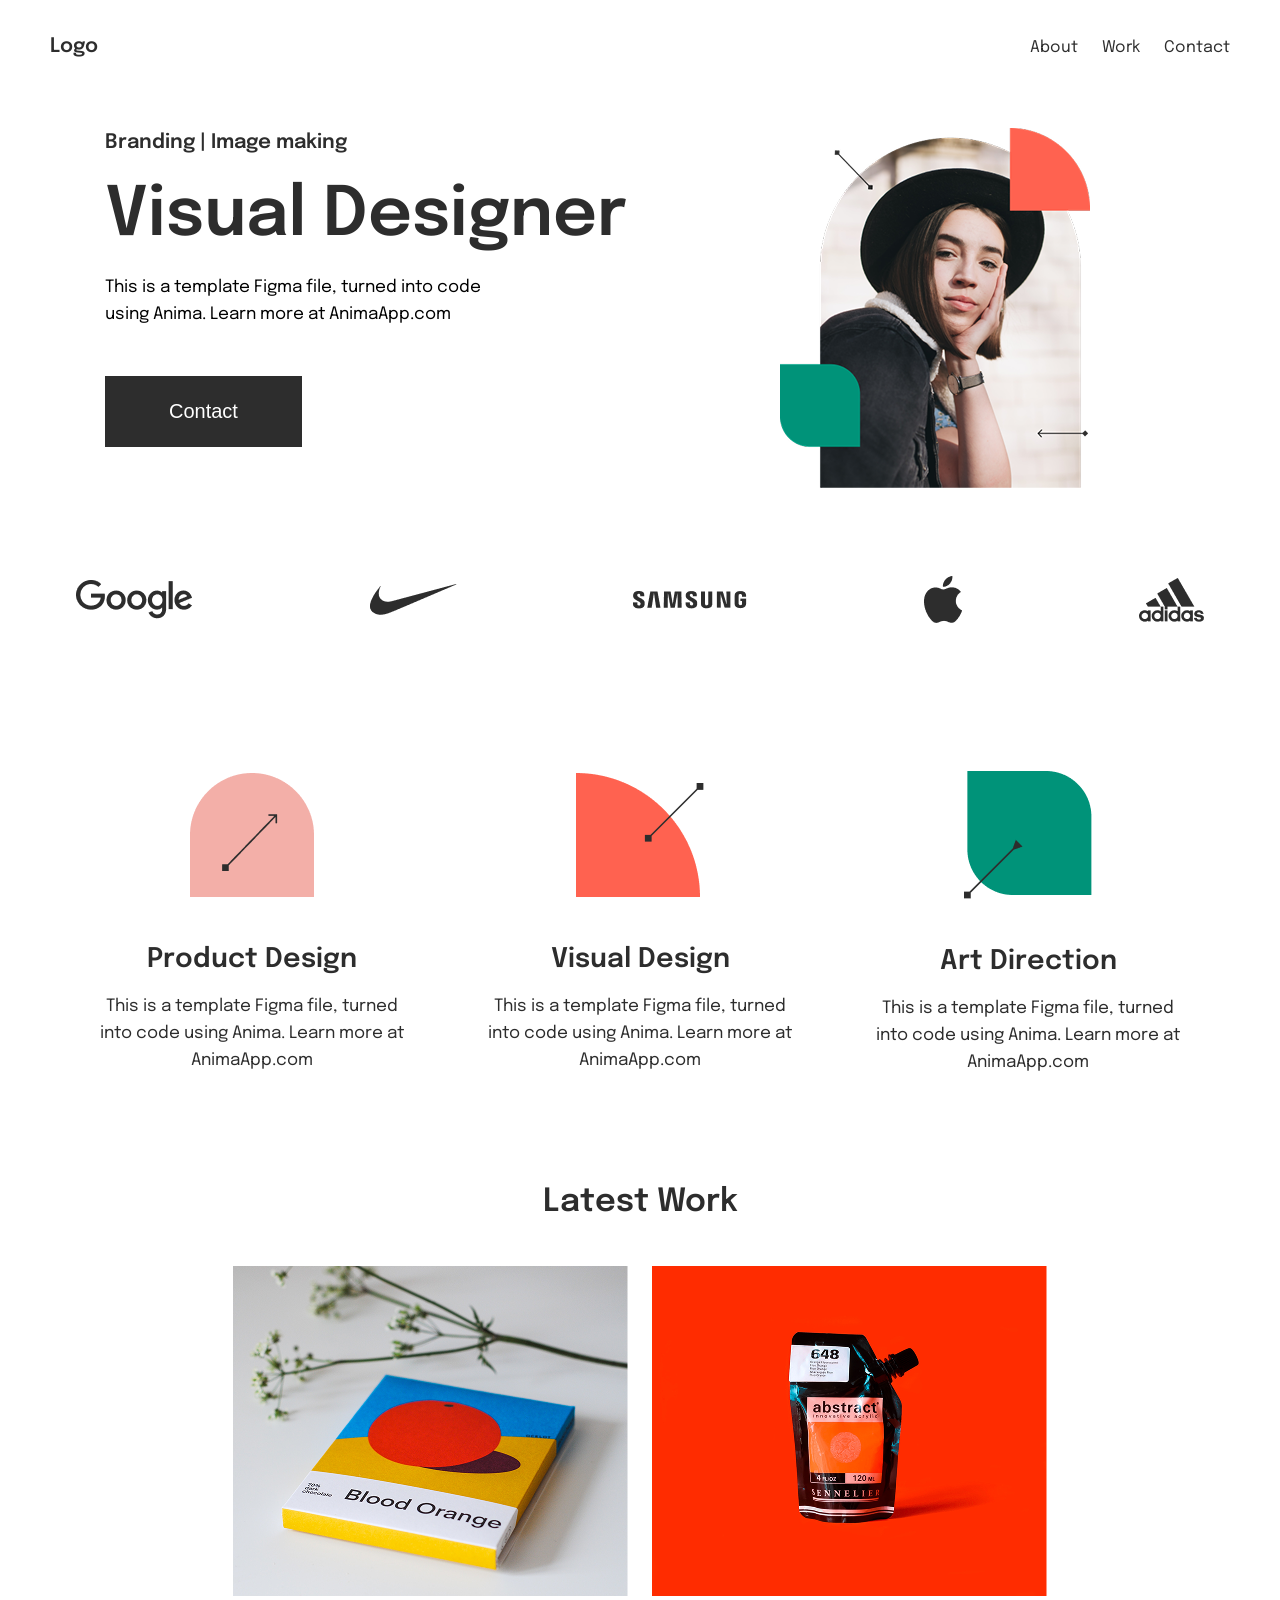
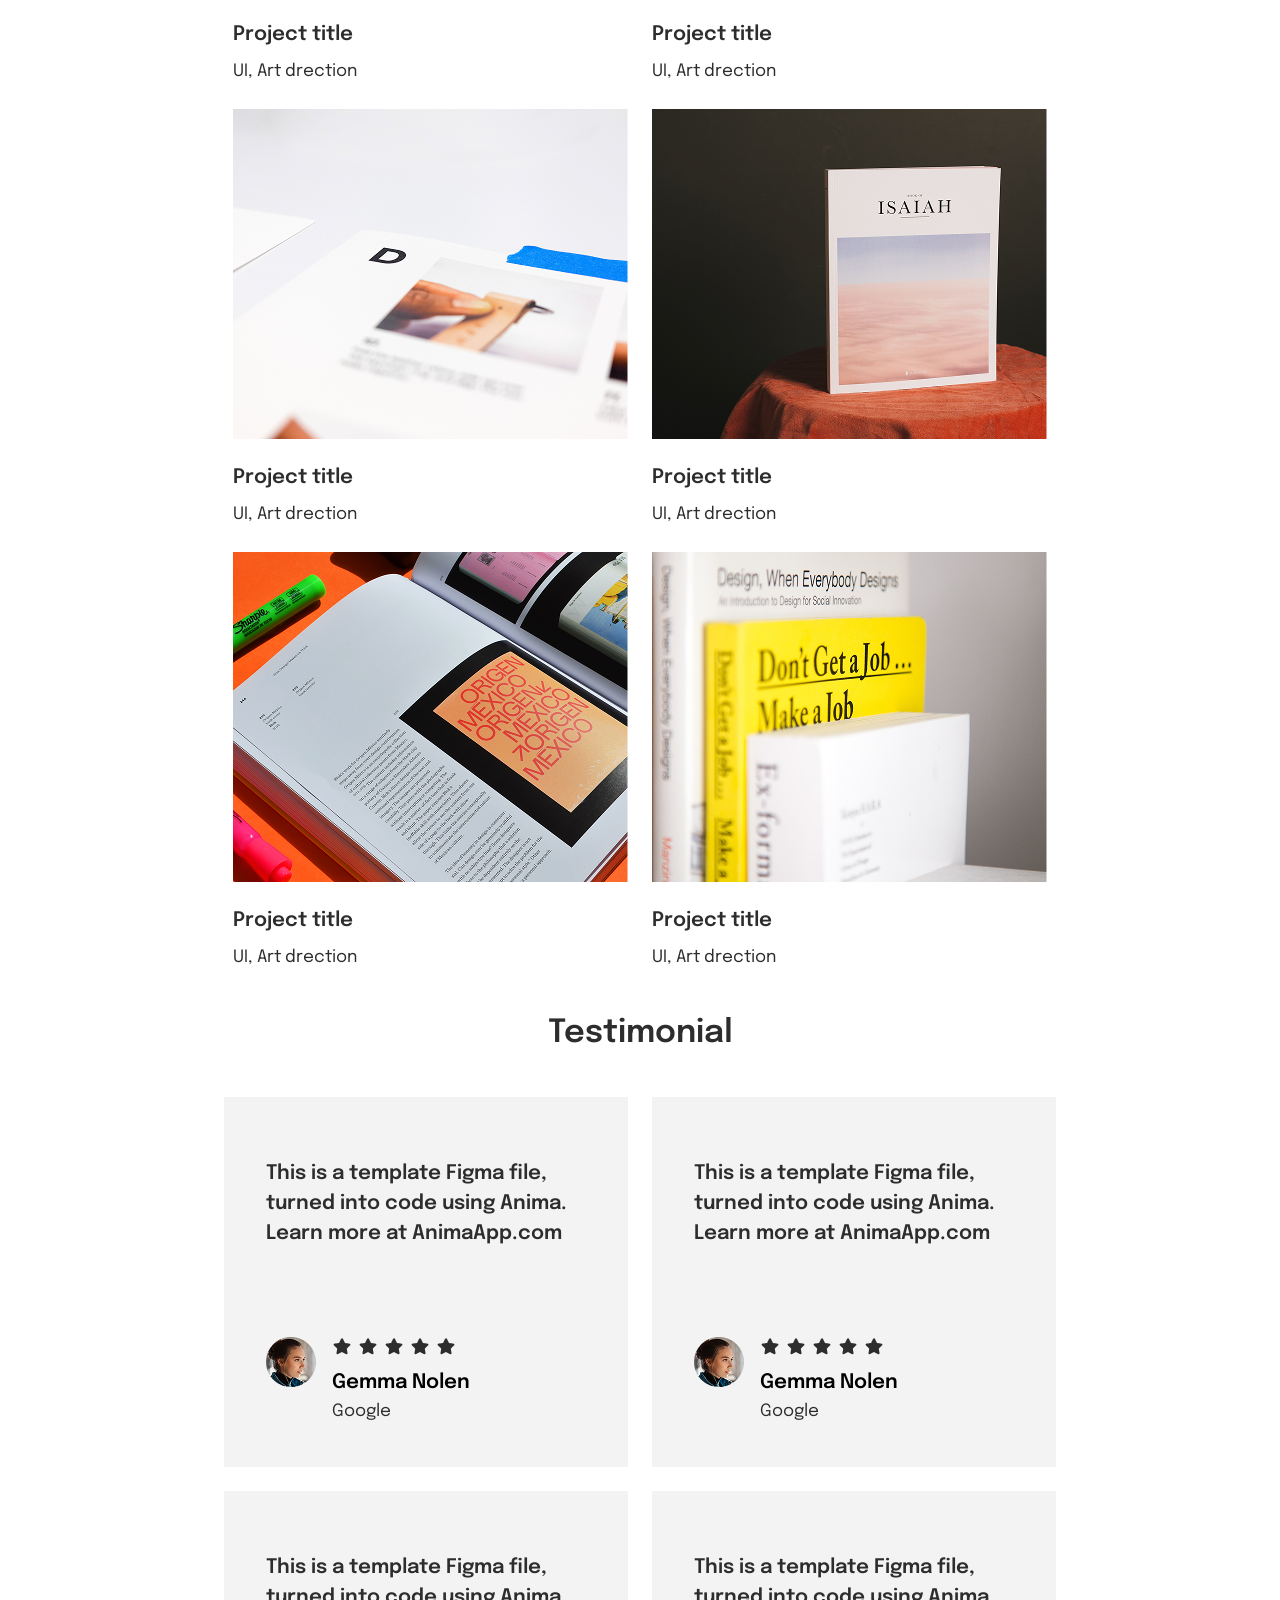
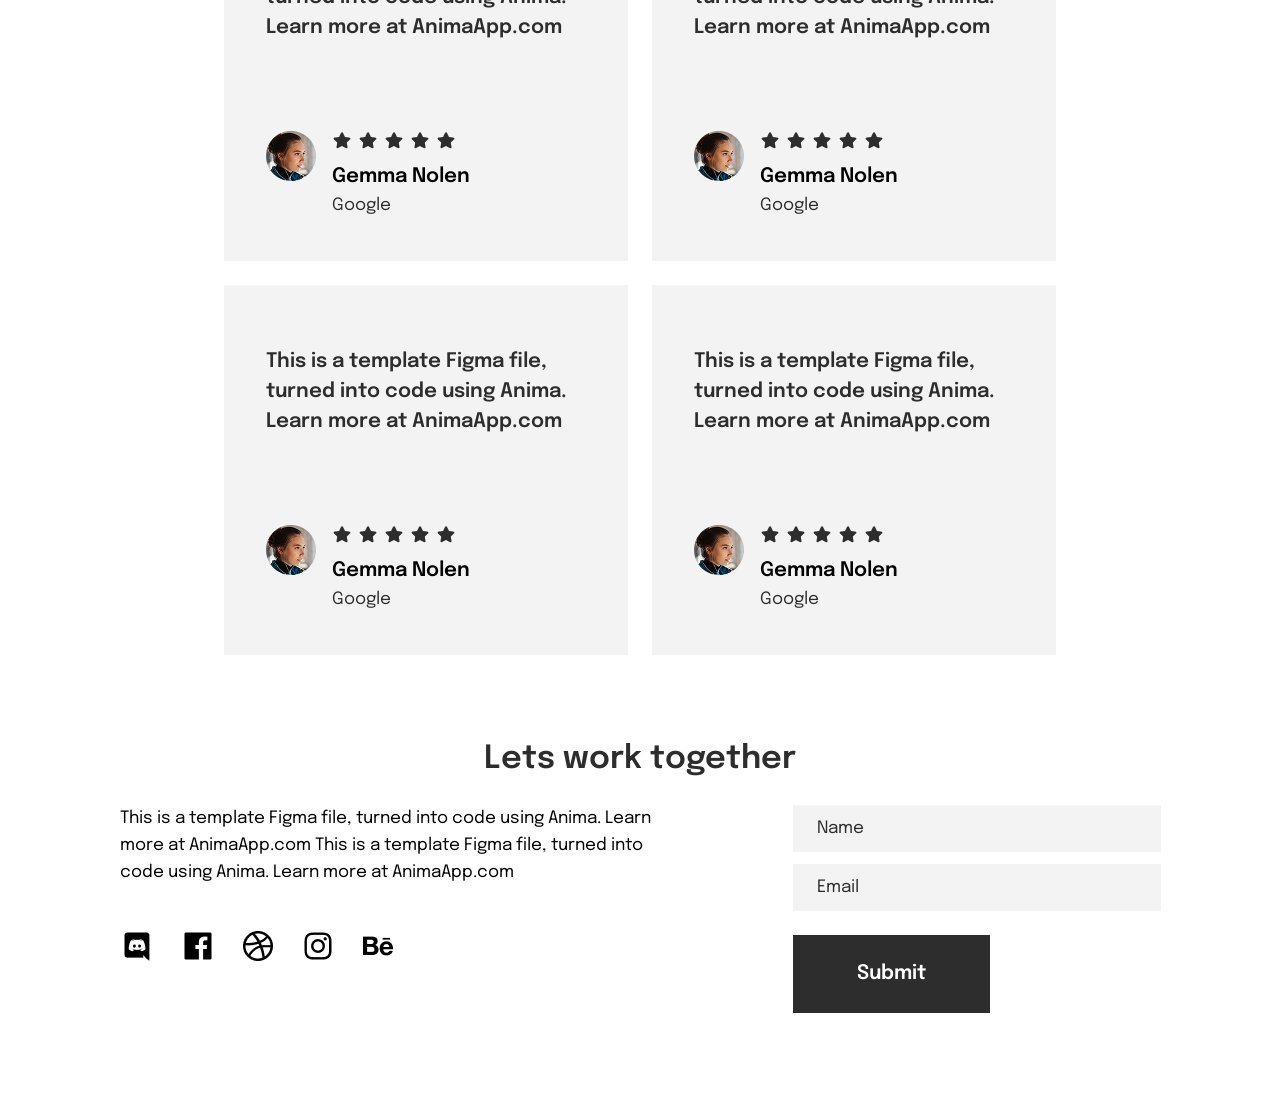
<file: index.html>
<!DOCTYPE html>
<html lang="en">
<head>
    <meta charset="UTF-8">
    <meta name="viewport" content="width=device-width, initial-scale=1.0">
    <title>Portfolio landing page</title>
    <link rel="preconnect" href="https://fonts.googleapis.com">
    <link rel="preconnect" href="https://fonts.gstatic.com" crossorigin>
    <link href="https://fonts.googleapis.com/css2?family=Courgette&family=Epilogue:ital,wght@0,100..900;1,100..900&family=Noto+Serif+Georgian:wght@100..900&display=swap" rel="stylesheet">
    <link rel="stylesheet" href="style.css">
</head>
<body>
<header>
    <!-- Navigation + Logo -->
<div class="logo"> Logo</div>
<nav>
    <ul>
        <li><a href="#About">About</a></li>
        <li><a href="#Work">Work</a></li>
        <li><a href="#Contact">Contact</a></li>
    </ul>
</nav>
</header>

<main>
<section class="hero">
    <!-- Hero Section -->
 <div class="hero-content">
    <div class="hero-text">
        <div class="hero-text-wrapper">
        <span class="hero-subtitle">Branding | Image making</span>
    <h1>
        <span class="hero-title">Visual Designer</span>
    </h1>

     <p> This is a template Figma file, turned into code using Anima. Learn more at AnimaApp.com</p>
        </div>
    <div class="hero-button">
     <button> Contact </button>
    </div>
 </div>

    <div class="hero-image">

    <img src="Images/Profile picture.png" alt="profile picture">
    </div>
</section>

<section>
    <!-- Projects Section -->
     <div class="logo-container">
        <img src="Images/google.png" alt="google logo">
        <img src="Images/nike.png" alt="nike logo">
        <img src="Images/samsung.png" alt="samsung logo">
        <img src="Images/apple.png" alt="apple logo">
        <img src="Images/adidas.png" alt="adidas logo">
     </div>
     <div class="symbol-container" >
        <div class="symbol-card">
            <img src="Images/icon-1.png" alt="Rectangle Pink">
            <div class="symbol-text">
                <h3>Product Design</h3>
                <p> This is a template Figma file, turned
                    <br>
                    into code using Anima. Learn more at
                    <br>
                    AnimaApp.com </p> 
            </div>
     </div>
     <div class="symbol-card">
        <img src="Images/icon-2.png" alt="Rectangle Red">
        <div class="symbol-text">
            <h3> Visual Design</h3>
            <p> This is a template Figma file, turned
                <br>
                into code using Anima. Learn more at
                <br>
                 AnimaApp.com </p>
       </div>
     </div>
         <div class="symbol-card">
            <img src="Images/icon-3.png" alt="Rectangle Green">
            <div class="symbol-text">
                 <h3> Art Direction</h3>
                <p> This is a template Figma file, turned
                    <br>
                    into code using Anima. Learn more at
                    <br>
                    AnimaApp.com </p>
            </div>
        </div>
     </div>

     <!-- latest work section -->
       <div class="gallery-header">
            <h2> Latest Work </h2>
        </div>

    <div class="latest-work-gallery">
        <div class="latest-work-card">
            <img src="Images/blood-orange.png" alt="work 1">
                <div class="card-text">
                    <h4> Project title </h4>
                    <p>UI, Art drection</p>
                </div>
        </div> 
        <div class="latest-work-card">
            <img src="Images/abstract.png" alt="work 2">
                <div class="card-text">
                    <h4> Project title </h4>
                    <p>UI, Art drection</p>
                 </div>
        </div>
        <div class="latest-work-card">
            <img src="Images/D-page.png" alt="work 3">
                <div class="card-text">
                    <h4> Project title </h4>
                    <p>UI, Art drection</p>
                </div>
        </div>
        <div class="latest-work-card">
            <img src="Images/isaiah.png" alt="work 4">
                <div class="card-text">
                    <h4> Project title </h4>
                    <p>UI, Art drection</p>
                </div>
        </div>
        <div class="latest-work-card">
            <img src="Images/origen-mexico.png" alt="work 5">
                <div class="card-text">
                    <h4> Project title </h4>
                    <p>UI, Art drection</p>
                </div>
        </div>
        <div class="latest-work-card">
            <img src="Images/job.png" alt="work 6">
                <div class="card-text">
                    <h4> Project title </h4>
                    <p>UI, Art drection</p>
                </div>
        </div>
    </div>

    <!-- testimonial section -->
      <section class="testimonials">
    <div class="testimonial-header">
        <h2>Testimonial</h2>
    </div>

    <div class="testimonial-grid">

        <div class="testimonial-card">
            <p class="testimonial-text">
                This is a template Figma file,
                <br>
                 turned into code using Anima.
                <br>
                Learn more at AnimaApp.com
            </p>
            <div class="testimonial-footer">
                <img src="Images/client-Image.png" alt="Customer photo">
                <div class="testimonial-info">
                    <div class="testimonial-stars">
                        <img src="Images/Star.png" alt="star 1">
                        <img src="Images/Star.png" alt="star 2">
                        <img src="Images/Star.png" alt="star 3">
                        <img src="Images/Star.png" alt="star 4">
                        <img src="Images/Star.png" alt="star 5">
                    </div>
                    <div class="customer-info">
                        <h4>Gemma Nolen</h4>
                        <span>Google</span>
                    </div>
                </div>
            </div>
        </div>

        <div class="testimonial-card">
            <p class="testimonial-text">
                This is a template Figma file,
                <br>
                 turned into code using Anima.
                <br>
                Learn more at AnimaApp.com           
             </p>
             <div class="testimonial-footer">
                <img src="Images/client-Image.png" alt="Customer photo">
                <div class="testimonial-info">
                    <div class="testimonial-stars">
                        <img src="Images/Star.png" alt="star 1">
                        <img src="Images/Star.png" alt="star 2">
                        <img src="Images/Star.png" alt="star 3">
                        <img src="Images/Star.png" alt="star 4">
                        <img src="Images/Star.png" alt="star 5">
                    </div>
                    <div class="customer-info">
                        <h4>Gemma Nolen</h4>
                        <span>Google</span>
                    </div>
                </div>
            </div>
        </div>

        <div class="testimonial-card">
            <p class="testimonial-text">
                This is a template Figma file,
                <br>
                 turned into code using Anima.
                <br>
                Learn more at AnimaApp.com
            </p>
                 <div class="testimonial-footer">
                <img src="Images/client-Image.png" alt="Customer photo">
                <div class="testimonial-info">
                    <div class="testimonial-stars">
                        <img src="Images/Star.png" alt="star 1">
                        <img src="Images/Star.png" alt="star 2">
                        <img src="Images/Star.png" alt="star 3">
                        <img src="Images/Star.png" alt="star 4">
                        <img src="Images/Star.png" alt="star 5">
                    </div>
                    <div class="customer-info">
                        <h4>Gemma Nolen</h4>
                        <span>Google</span>
                    </div>
                </div>
            </div>
        </div>

        <div class="testimonial-card">
            <p class="testimonial-text">
                This is a template Figma file,
                <br>
                 turned into code using Anima.
                <br>
                Learn more at AnimaApp.com
            </p>
         <div class="testimonial-footer">
                <img src="Images/client-Image.png" alt="Customer photo">
                <div class="testimonial-info">
                    <div class="testimonial-stars">
                        <img src="Images/Star.png" alt="star 1">
                        <img src="Images/Star.png" alt="star 2">
                        <img src="Images/Star.png" alt="star 3">
                        <img src="Images/Star.png" alt="star 4">
                        <img src="Images/Star.png" alt="star 5">
                    </div>
                    <div class="customer-info">
                        <h4>Gemma Nolen</h4>
                        <span>Google</span>
                    </div>
                </div>
            </div>
        </div>

        <div class="testimonial-card">
            <p class="testimonial-text">
                This is a template Figma file,
                <br>
                 turned into code using Anima.
                <br>
                Learn more at AnimaApp.com
            </p>
            <div class="testimonial-footer">
                <img src="Images/client-Image.png" alt="Customer photo">
                <div class="testimonial-info">
                    <div class="testimonial-stars">
                        <img src="Images/Star.png" alt="star 1">
                        <img src="Images/Star.png" alt="star 2">
                        <img src="Images/Star.png" alt="star 3">
                        <img src="Images/Star.png" alt="star 4">
                        <img src="Images/Star.png" alt="star 5">
                    </div>
                    <div class="customer-info">
                        <h4>Gemma Nolen</h4>
                        <span>Google</span>
                    </div>
                </div>
            </div>
        </div>

        <div class="testimonial-card">
            <p class="testimonial-text">
                This is a template Figma file,
                <br>
                 turned into code using Anima.
                <br>
                Learn more at AnimaApp.com
            </p>
             <div class="testimonial-footer">
                <img src="Images/client-Image.png" alt="Customer photo">
                <div class="testimonial-info">
                    <div class="testimonial-stars">
                        <img src="Images/Star.png" alt="star 1">
                        <img src="Images/Star.png" alt="star 2">
                        <img src="Images/Star.png" alt="star 3">
                        <img src="Images/Star.png" alt="star 4">
                        <img src="Images/Star.png" alt="star 5">
                    </div>
                    <div class="customer-info">
                        <h4>Gemma Nolen</h4>
                        <span>Google</span>
                    </div>
                </div>
            </div>
        </div>

    </div>

      </section>

</section>

</main>

<footer>
 <section class="contact">
            <div class="contact-header">
                <h2>Lets work together</h2>
            </div>
            <div class="contact-content">
                <div class="content-wrapper">
                <div class="contact-info">
                    <p>This is a template Figma file, turned into code using Anima. Learn
                        <br>
                        more at AnimaApp.com This is a template Figma file, turned into
                        <br>
                        code using Anima. Learn more at AnimaApp.com</p>
                </div>
                    <div class="contact-icons">
                        <a href="https://discord.com/invite/eQxkYTNxSp" target="_blank">
                            <img src="Images/discord.png" alt="Discord icon">
                        </a>
                        <a href="https://www.facebook.com/animaapp/" target="_blank">
                            <img src="Images/facebook.png" alt="Facebook icon">
                        </a>
                        <a href="https://dribbble.com/animaapp" target="_blank">
                            <img src="Images/ball.png" alt="Dribbble icon">
                        </a>
                        <a href="https://www.instagram.com/animaapp/" target="_blank">
                            <img src="Images/instagram.png" alt="Instagram icon">
                        </a>
                        <a href="https://www.behance.net/Anima_design" target="_blank">
                            <img src="Images/be.png" alt="Behance icon">
                        </a>
                    </div>
                 </div>
                  <div class="contact-form">
                        <div class="inputs">
                        <input type="text" placeholder="Name" required>
                        <input type="email" placeholder="Email" required>
                        </div>
                        <button type="submit"> Submit </button>
                </div>
            </div>
          
           
</section>

</footer>
</body>
</file>
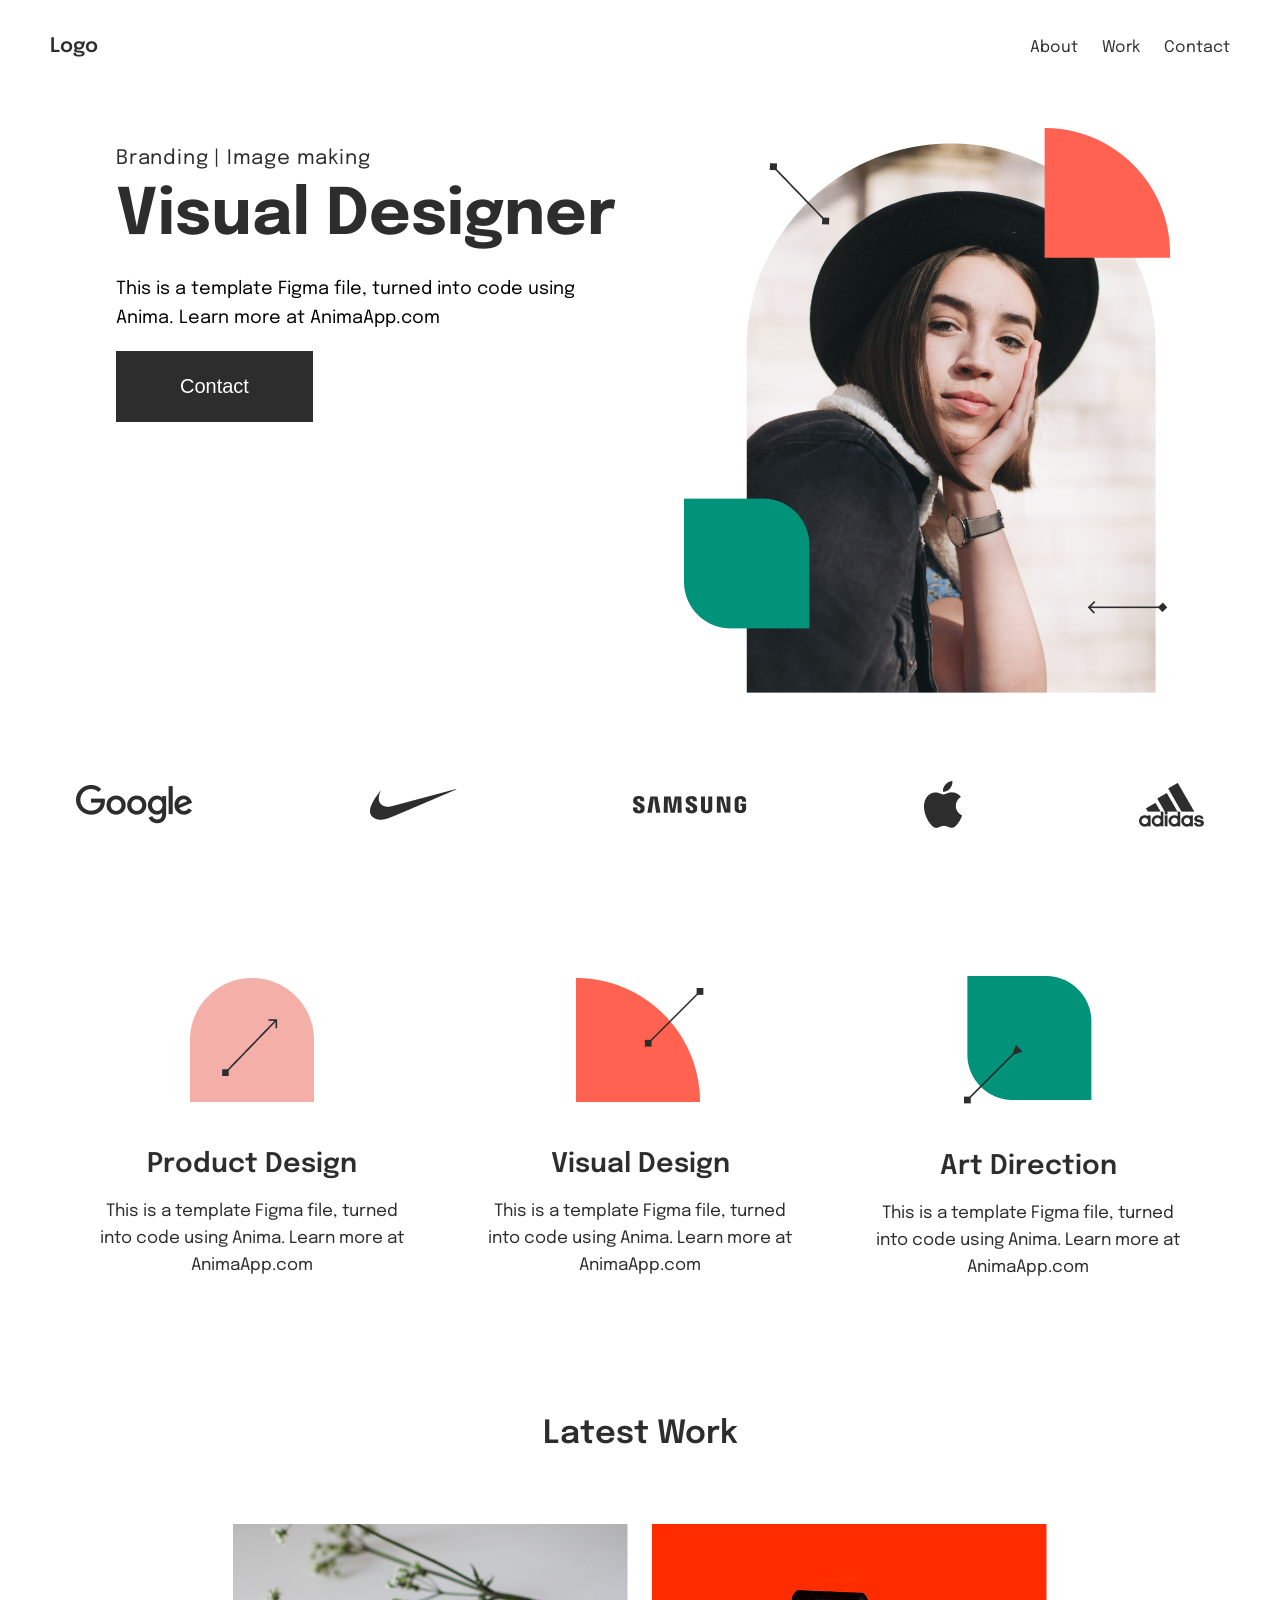
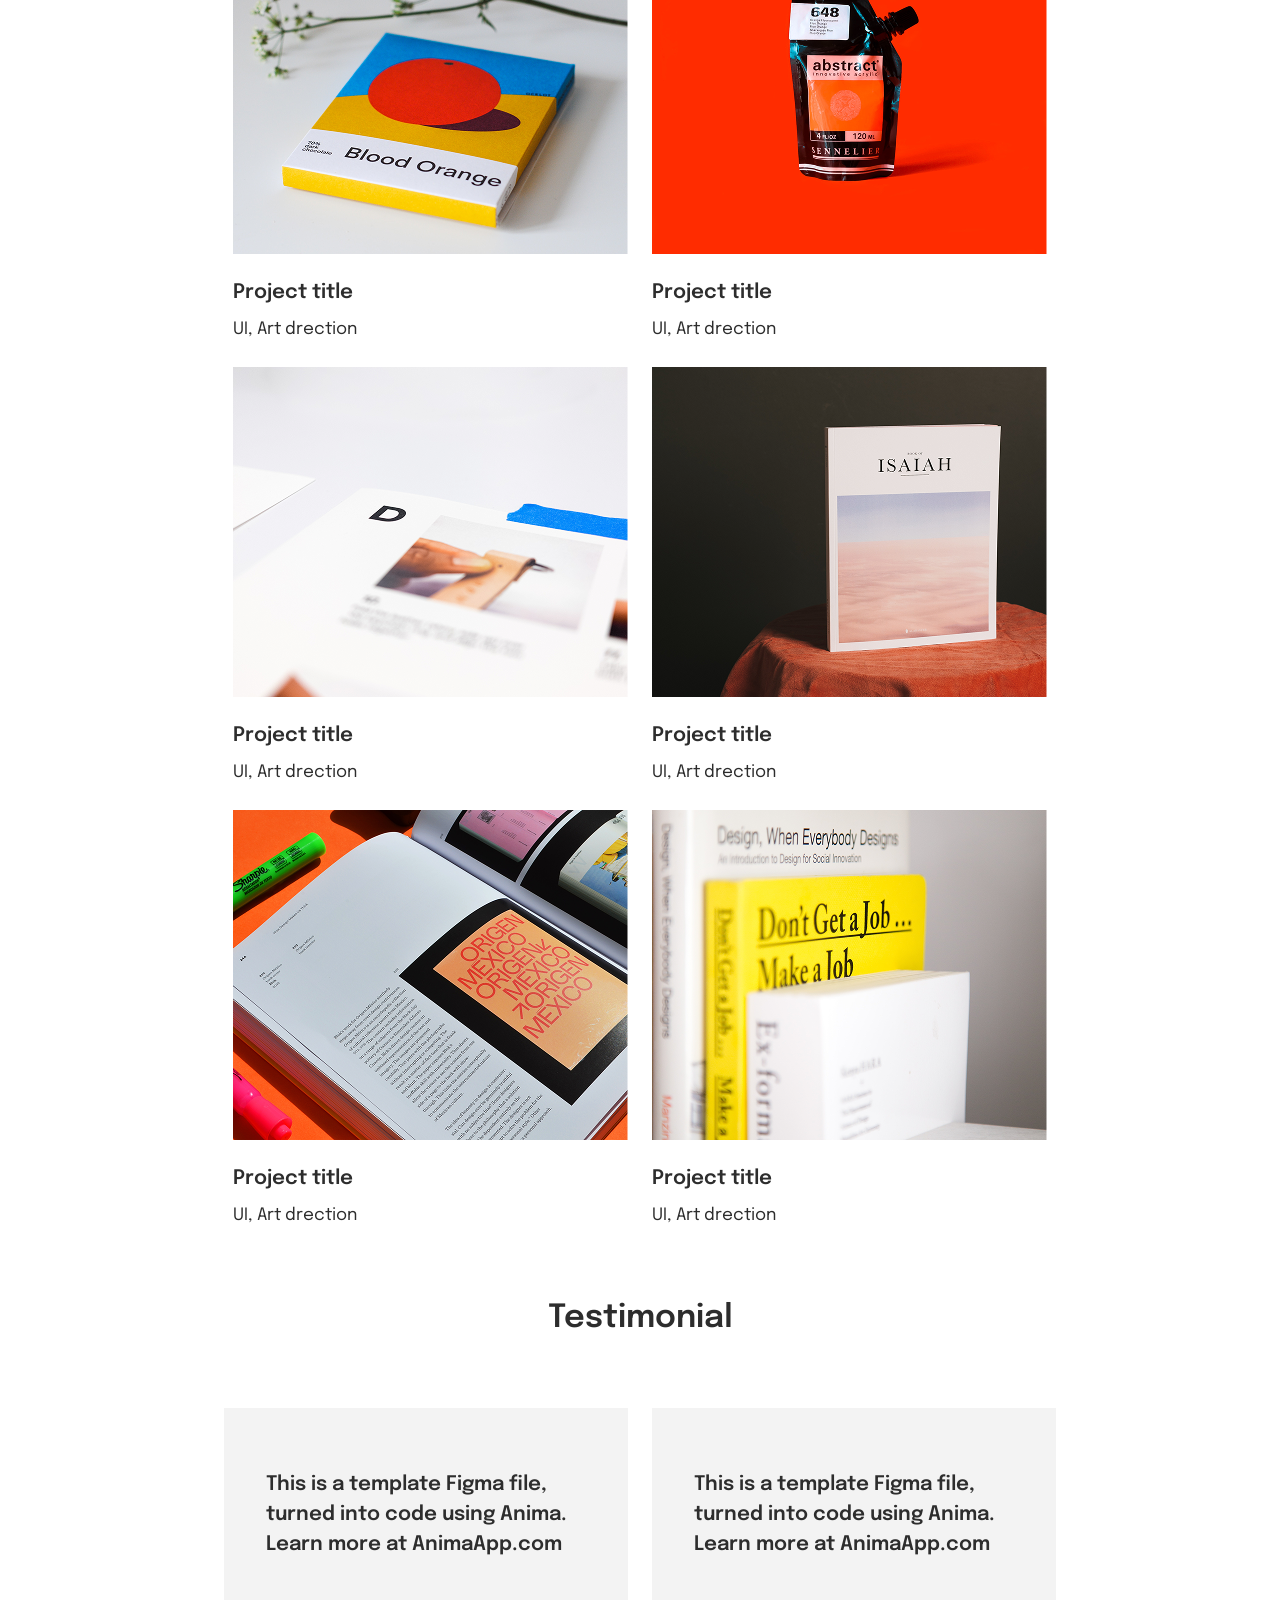
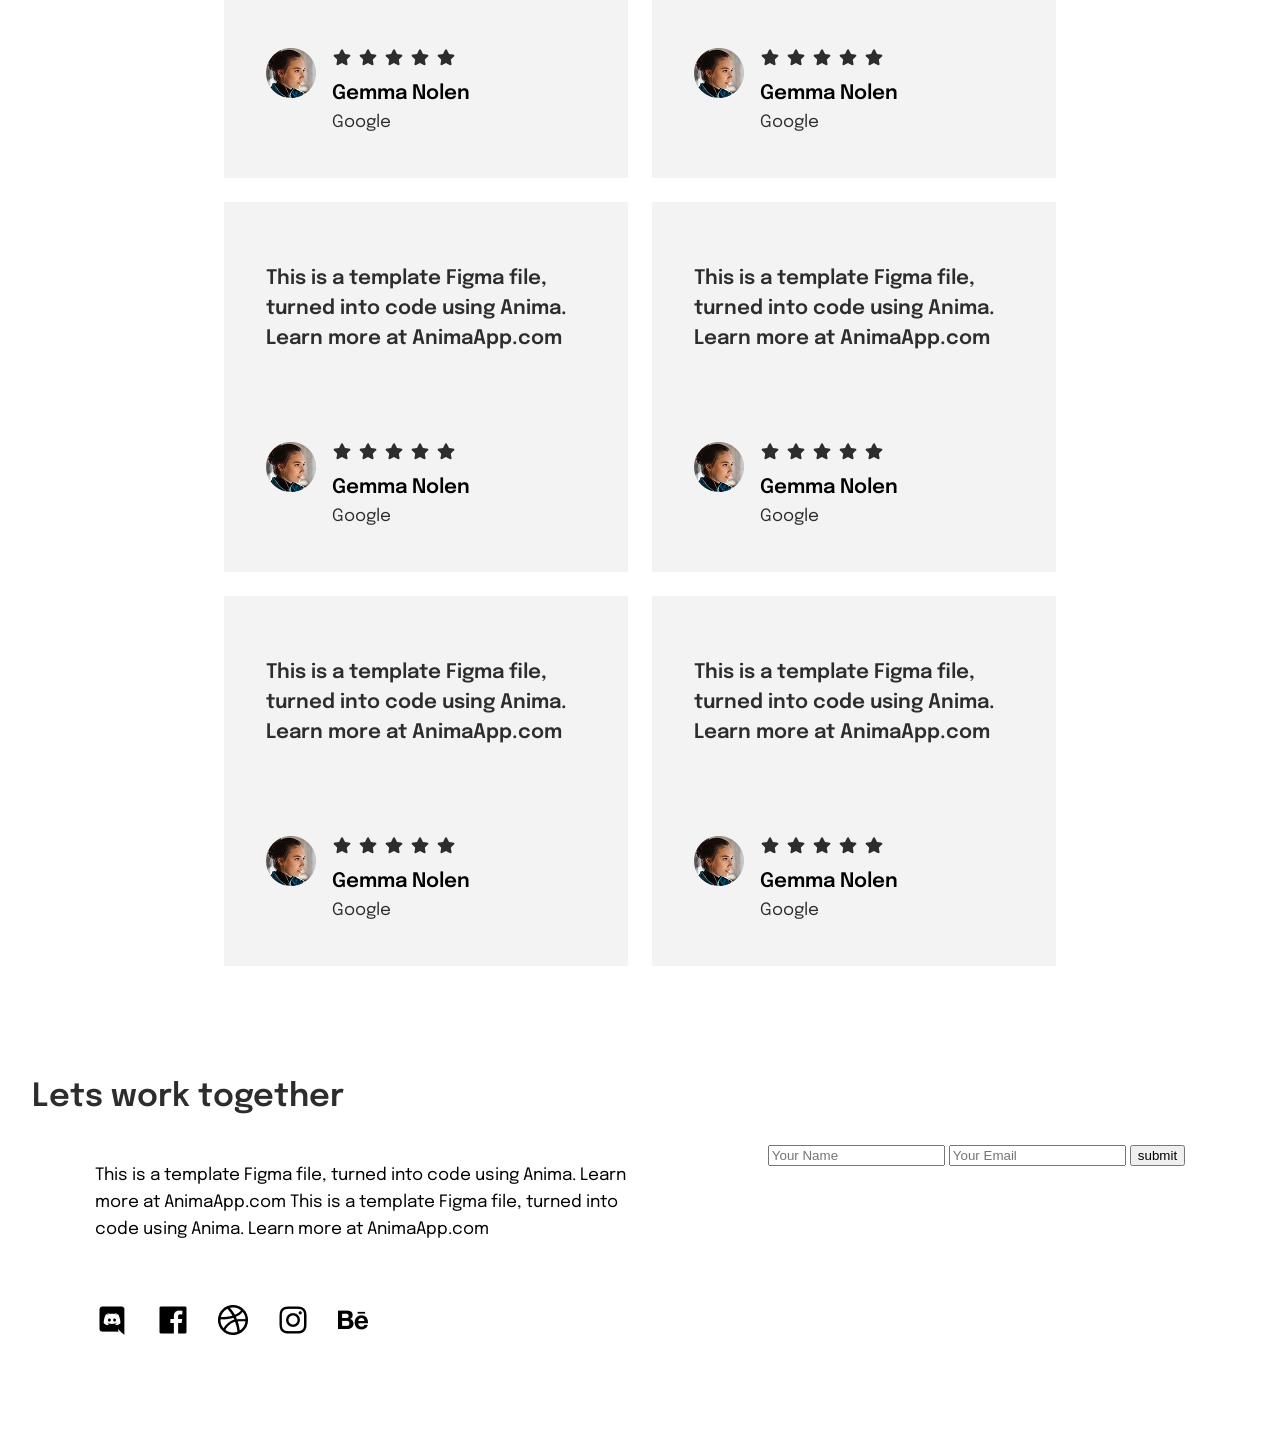
<file: portfolio/index.html>
<!DOCTYPE html>
<html lang="en">
<head>
    <meta charset="UTF-8">
    <meta name="viewport" content="width=device-width, initial-scale=1.0">
    <title>Portfolio landing page</title>
    <link rel="preconnect" href="https://fonts.googleapis.com">
    <link rel="preconnect" href="https://fonts.gstatic.com" crossorigin>
    <link href="https://fonts.googleapis.com/css2?family=Courgette&family=Epilogue:ital,wght@0,100..900;1,100..900&family=Noto+Serif+Georgian:wght@100..900&display=swap" rel="stylesheet">
    <link rel="stylesheet" href="style.css">
</head>
<body>
<header>
    <!-- Navigation + Logo -->
<div class="logo"> Logo</div>
<nav>
    <ul>
        <li><a href="#About">About</a></li>
        <li><a href="#Work">Work</a></li>
        <li><a href="#Contact">Contact</a></li>
    </ul>
</nav>
</header>

<main>
<section class="hero">
    <!-- Hero Section -->
 <div class="hero-content">
    <div class="hero-text">
    <h1>
        <span class="hero-subtitle">Branding | Image making</span>
        <span class="hero-title">Visual Designer</span>
    </h1>

     <p> This is a template Figma file, turned into code using Anima. Learn more at AnimaApp.com</p>
    
    <div class="hero-button">
     <button> Contact </button>
    </div>
 </div>

    <div class="hero-image">

    <img src="Images/Profile picture.png" alt="profile picture">
    </div>
</section>

<section>
    <!-- Projects Section -->
     <div class="logo-container">
        <img src="Images/google.png" alt="google logo">
        <img src="Images/nike.png" alt="nike logo">
        <img src="Images/samsung.png" alt="samsung logo">
        <img src="Images/apple.png" alt="apple logo">
        <img src="Images/adidas.png" alt="adidas logo">
     </div>
     <div class="symbol-container" >
        <div class="symbol-card">
            <img src="Images/icon-1.png" alt="Rectangle Pink">
            <div class="symbol-text">
                <h3>Product Design</h3>
                <p> This is a template Figma file, turned
                    <br>
                    into code using Anima. Learn more at
                    <br>
                    AnimaApp.com </p> 
            </div>
     </div>
     <div class="symbol-card">
        <img src="Images/icon-2.png" alt="Rectangle Red">
        <div class="symbol-text">
            <h3> Visual Design</h3>
            <p> This is a template Figma file, turned
                <br>
                into code using Anima. Learn more at
                <br>
                 AnimaApp.com </p>
       </div>
     </div>
         <div class="symbol-card">
            <img src="Images/icon-3.png" alt="Rectangle Green">
            <div class="symbol-text">
                 <h3> Art Direction</h3>
                <p> This is a template Figma file, turned
                    <br>
                    into code using Anima. Learn more at
                    <br>
                    AnimaApp.com </p>
            </div>
        </div>
     </div>

     <!-- latest work section -->
       <div class="gallery-header">
            <h2> Latest Work </h2>
        </div>

    <div class="latest-work-gallery">
        <div class="latest-work-card">
            <img src="Images/blood-orange.png" alt="work 1">
                <div class="card-text">
                    <h4> Project title </h4>
                    <p>UI, Art drection</p>
                </div>
        </div> 
        <div class="latest-work-card">
            <img src="Images/abstract.png" alt="work 2">
                <div class="card-text">
                    <h4> Project title </h4>
                    <p>UI, Art drection</p>
                 </div>
        </div>
        <div class="latest-work-card">
            <img src="Images/D-page.png" alt="work 3">
                <div class="card-text">
                    <h4> Project title </h4>
                    <p>UI, Art drection</p>
                </div>
        </div>
        <div class="latest-work-card">
            <img src="Images/isaiah.png" alt="work 4">
                <div class="card-text">
                    <h4> Project title </h4>
                    <p>UI, Art drection</p>
                </div>
        </div>
        <div class="latest-work-card">
            <img src="Images/origen-mexico.png" alt="work 5">
                <div class="card-text">
                    <h4> Project title </h4>
                    <p>UI, Art drection</p>
                </div>
        </div>
        <div class="latest-work-card">
            <img src="Images/job.png" alt="work 6">
                <div class="card-text">
                    <h4> Project title </h4>
                    <p>UI, Art drection</p>
                </div>
        </div>
    </div>

    <!-- testimonial section -->
      <section class="testimonials">
    <div class="testimonial-header">
        <h2>Testimonial</h2>
    </div>

    <div class="testimonial-grid">

        <div class="testimonial-card">
            <p class="testimonial-text">
                This is a template Figma file,
                <br>
                 turned into code using Anima.
                <br>
                Learn more at AnimaApp.com
            </p>
            <div class="testimonial-footer">
                <img src="Images/client-Image.png" alt="Customer photo">
                <div class="testimonial-info">
                    <div class="testimonial-stars">
                        <img src="Images/Star.png" alt="star 1">
                        <img src="Images/Star.png" alt="star 2">
                        <img src="Images/Star.png" alt="star 3">
                        <img src="Images/Star.png" alt="star 4">
                        <img src="Images/Star.png" alt="star 5">
                    </div>
                    <div class="customer-info">
                        <h4>Gemma Nolen</h4>
                        <span>Google</span>
                    </div>
                </div>
            </div>
        </div>

        <div class="testimonial-card">
            <p class="testimonial-text">
                This is a template Figma file,
                <br>
                 turned into code using Anima.
                <br>
                Learn more at AnimaApp.com           
             </p>
             <div class="testimonial-footer">
                <img src="Images/client-Image.png" alt="Customer photo">
                <div class="testimonial-info">
                    <div class="testimonial-stars">
                        <img src="Images/Star.png" alt="star 1">
                        <img src="Images/Star.png" alt="star 2">
                        <img src="Images/Star.png" alt="star 3">
                        <img src="Images/Star.png" alt="star 4">
                        <img src="Images/Star.png" alt="star 5">
                    </div>
                    <div class="customer-info">
                        <h4>Gemma Nolen</h4>
                        <span>Google</span>
                    </div>
                </div>
            </div>
        </div>

        <div class="testimonial-card">
            <p class="testimonial-text">
                This is a template Figma file,
                <br>
                 turned into code using Anima.
                <br>
                Learn more at AnimaApp.com
            </p>
                 <div class="testimonial-footer">
                <img src="Images/client-Image.png" alt="Customer photo">
                <div class="testimonial-info">
                    <div class="testimonial-stars">
                        <img src="Images/Star.png" alt="star 1">
                        <img src="Images/Star.png" alt="star 2">
                        <img src="Images/Star.png" alt="star 3">
                        <img src="Images/Star.png" alt="star 4">
                        <img src="Images/Star.png" alt="star 5">
                    </div>
                    <div class="customer-info">
                        <h4>Gemma Nolen</h4>
                        <span>Google</span>
                    </div>
                </div>
            </div>
        </div>

        <div class="testimonial-card">
            <p class="testimonial-text">
                This is a template Figma file,
                <br>
                 turned into code using Anima.
                <br>
                Learn more at AnimaApp.com
            </p>
         <div class="testimonial-footer">
                <img src="Images/client-Image.png" alt="Customer photo">
                <div class="testimonial-info">
                    <div class="testimonial-stars">
                        <img src="Images/Star.png" alt="star 1">
                        <img src="Images/Star.png" alt="star 2">
                        <img src="Images/Star.png" alt="star 3">
                        <img src="Images/Star.png" alt="star 4">
                        <img src="Images/Star.png" alt="star 5">
                    </div>
                    <div class="customer-info">
                        <h4>Gemma Nolen</h4>
                        <span>Google</span>
                    </div>
                </div>
            </div>
        </div>

        <div class="testimonial-card">
            <p class="testimonial-text">
                This is a template Figma file,
                <br>
                 turned into code using Anima.
                <br>
                Learn more at AnimaApp.com
            </p>
            <div class="testimonial-footer">
                <img src="Images/client-Image.png" alt="Customer photo">
                <div class="testimonial-info">
                    <div class="testimonial-stars">
                        <img src="Images/Star.png" alt="star 1">
                        <img src="Images/Star.png" alt="star 2">
                        <img src="Images/Star.png" alt="star 3">
                        <img src="Images/Star.png" alt="star 4">
                        <img src="Images/Star.png" alt="star 5">
                    </div>
                    <div class="customer-info">
                        <h4>Gemma Nolen</h4>
                        <span>Google</span>
                    </div>
                </div>
            </div>
        </div>

        <div class="testimonial-card">
            <p class="testimonial-text">
                This is a template Figma file,
                <br>
                 turned into code using Anima.
                <br>
                Learn more at AnimaApp.com
            </p>
             <div class="testimonial-footer">
                <img src="Images/client-Image.png" alt="Customer photo">
                <div class="testimonial-info">
                    <div class="testimonial-stars">
                        <img src="Images/Star.png" alt="star 1">
                        <img src="Images/Star.png" alt="star 2">
                        <img src="Images/Star.png" alt="star 3">
                        <img src="Images/Star.png" alt="star 4">
                        <img src="Images/Star.png" alt="star 5">
                    </div>
                    <div class="customer-info">
                        <h4>Gemma Nolen</h4>
                        <span>Google</span>
                    </div>
                </div>
            </div>
        </div>

    </div>

    <!-- Contact Section-->
        <section class="contact">
            <div class="contact-header">
                <h2>Lets work together</h2>
            </div>
            <div class="contact-content">
                <div class="content-wrapper">
                <div class="contact-info">
                    <p>This is a template Figma file, turned into code using Anima. Learn
                        <br>
                        more at AnimaApp.com This is a template Figma file, turned into
                        <br>
                        code using Anima. Learn more at AnimaApp.com</p>
                </div>
                    <div class="contact-icons">
                        <a href="https://discord.com/invite/eQxkYTNxSp" target="_blank">
                            <img src="Images/discord.png" alt="Discord icon">
                        </a>
                        <a href="https://www.facebook.com/animaapp/" target="_blank">
                            <img src="Images/facebook.png" alt="Facebook icon">
                        </a>
                        <a href="https://dribbble.com/animaapp" target="_blank">
                            <img src="Images/ball.png" alt="Dribbble icon">
                        </a>
                        <a href="https://www.instagram.com/animaapp/" target="_blank">
                            <img src="Images/instagram.png" alt="Instagram icon">
                        </a>
                        <a href="https://www.behance.net/Anima_design" target="_blank">
                            <img src="Images/be.png" alt="Behance icon">
                        </a>
                    </div>
                 </div>
                  <div class="contact-form">
                    <form action="#">
                        <input type="text" placeholder="Your Name" required>
                        <input type="email" placeholder="Your Email" required>
                        <button type="submit"> submit </button>
                    </form>
                </div>
            </div>
          
           
</section>


        
    </div>
</section>

</div>



</section>

</main>

<footer>


</footer>
</body>
</file>
<file: style.css>
:root {
    --primary-color: #2D2D2D;
    --secondary-color: #f3f3f3;
    font-family: 'Epilogue', sans-serif;

}


/* header styles */
header {
    display: flex;
    justify-content: space-between;
    align-items: center;
    padding: 24px 42px;
}

.logo {
    font-size: 20px;
    line-height: 30px;
    font-weight: 600;
    color: var(--primary-color);
    letter-spacing: 0;
    vertical-align: middle;
}

ul {
    display: flex;
    gap: 24px;
    list-style: none;
    padding: 0;
    margin: 0;
    align-items: right;
}
ul li a {
text-decoration: none;
color: var(--primary-color);
}


/* Hero Section */
.hero {
display:flex;
align-items: center;
justify-content: center;
padding: 42px 24px;
gap: 64px;
}

.hero-content {
    display:flex;
    gap:68px;
}

.hero-text-wrapper {
    display: flex;
    flex-direction: column;
    gap: 24px;

}



.hero-text {
    display: flex;
    flex-direction: column;
    gap: 48px;
    max-width: 620px;
    min-width: 320px;
}

.hero-text-wrapper p {
    width: 400px;
    font-size: 17px;
    line-height: 27px;
    margin: 0;
}

.hero-subtitle {
    display: flex;
    font-size: 20px;
    font-weight: 600;
    line-height: 30px;
    letter-spacing: 0%;
    color: var(--primary-color);
}

.hero-text-wrapper h1 {
    display: flex;
    font-size: 68px;
    font-weight: 600;
    line-height: 100%;
    color: var(--primary-color);
    margin:0;

}

.hero-button button{
    padding: 24px 64px;
    font-size: 20px;
    color: #ffffff;
    background-color: var(--primary-color);
    border: none;
    cursor: pointer;
    max-width: 211px;
    max-height: 78px;
}

/* Hero Image */
.hero-image {
    width: 480px;
    height: auto;
    max-width: 480px;
    min-width: 320px;
    position: relative;

}

/* container styles */
.logo-container {
    display: flex;
    align-items: center;
    justify-content: space-between;
    padding: 42px 68px;
}
.symbol-container {
    display: flex;
    align-items: center;
    justify-content: center;
    padding: 42px 24px;
}
.symbol-card {
    padding: 64px 42px;
    align-items: center;
    display: flex; 
    flex-direction: column;
    gap: 42px;
}

.symbol-text {
    gap: 12px;
    display:flex;
    flex-direction: column;
}

.symbol-text h3 {
    text-align: center;
    font-size: 27px;
    font-weight: 600;
    line-height: 42px;
    color: var(--primary-color);
    align-self: stretch;
    margin:0;
}
.symbol-text p {
    text-align: center;
    font-size: 17px;
    font-weight: 400;
    line-height: 27px;
    color: var(--primary-color);
    margin: 0;
}

/* Latest Work Section */

.gallery-header h2 {
    display: flex;
    justify-content: center;
    font-size: 32px;
    font-weight: 600;
    line-height: 42px;
    color: var(--primary-color);
    margin:0;
}
.latest-work-gallery {
    display: flex;
    flex-wrap: wrap;
    gap: 24px;
    padding: 42px 24px;
    justify-content: center;
}

.card-text {
    display: flex;
    flex-direction: column;
    gap: 8px;
}

.card-text h4 {
    font-size: 20px;
    font-weight: 600;
    line-height: 30px;
    color: var(--primary-color);
    margin:0;
}

.card-text p {
    font-size: 17px;
    font-weight: 400;
    line-height: 27px;
    color: var(--primary-color);
    margin:0;
}

.latest-work-card {
    position: relative;
    display: flex;
    flex-direction: column;
    gap: 24px;
}

/* testimonial section */

.testimonial-grid {
    display: flex;
    flex-wrap: wrap;
    gap: 24px;
    padding: 42px 24px;
    justify-content: center;
}


.testimonial-header h2 {
    display: flex;
    justify-content: center;
    font-size: 32px;
    font-weight: 600;
    line-height: 42px;
    color: var(--primary-color);
    margin:0;
}

.testimonial-card {
    background-color: var(--secondary-color);
    position: relative;
    display: flex;
    flex-direction: column;
    gap: 68px;
    padding:42px;
    min-width: 320px;
}



.testimonial-text {
    font-size: 20px;
    line-height: 30px;
    font-weight: 600;
    color: var(--primary-color);
}

.testimonial-footer {
    display: flex;
    align-items: start;
    gap: 16px;
}


.testimonial-author {
    display: flex;
    align-items: center;
    gap: 12px;
}
.testimonial-footer img {
    width: 50px;
    height: 50px;

}


.testimonial-stars {
    display: flex;
    flex-direction: row;
    gap: 6px;
}

.testimonial-stars img {
    width: 20px;
    height: 20px;
}
.testimonial-info {
    display: flex;
    flex-direction: column;
    gap: 11px;
}

.testimonial-info h4 {
    font-size: 20px;
    line-height: 30px;
    font-weight: 600;
    margin: 0;
}
.customer-info span {
    font-size: 17px;
    line-height: 27px;
    font-weight: 400;
    color: var(--primary-color);
}

/* footer section */

.contact{
    padding: 42px 24px 86px;
    display: flex;
    flex-direction: column;
    gap:24px;
    align-items: center;
    justify-content: center;
}


.contact h2 {
    display: flex;
    justify-content: left;
    font-size: 32px;
    font-weight: 600;
    line-height: 42px;
    color: var(--primary-color);
    margin:0;
}

.contact-content {
    display: flex;
    flex-direction: row;
    gap: 142px;
    justify-content: center;
}

.content-wrapper {
    display: flex;
    flex-direction: column;
    min-width: 320px;
    gap: 42px;
}

.contact-info p {
    font-size: 17px;
    line-height: 27px;
    color: var(--primary-color-color);
    font-weight: 400;
    margin: 0;
    gap:42px;
}

.contact-icons {
    display: flex;
    gap: 24px;
    align-items: center;
}

.contact-icons a img {
    width: 36px;
    height: 36px;
}

.contact-form {
    display: flex;
    flex-direction: column;
    gap: 24px;
    max-width: 520px;
    min-width: 320px;

}

.inputs {
    display: flex;
    flex-direction: column;
    gap: 12px;
}

.inputs input {
    background-color: var(--secondary-color);
    min-width: 320px;
    max-width: 520px;
    padding:16px 24px;
    border: none;
    gap:10px;
}

.inputs input::placeholder {
    color: var(--primary-color);
    font-size: 17px;
    line-height: 27px;
    font-weight: 400;
    font-family: epilogue, sans-serif;
}

.contact-form button {
    padding: 24px 64px;
    font-size: 20px;
    line-height: 30px;
    font-weight: 600;
    gap:10px;
    color: #ffffff;
    background-color: var(--primary-color);
    border: none;
    cursor: pointer;
    align-self: flex-start;
    font-family: epilogue, sans-serif;
   
}
</file>
<file: portfolio/style.css>
:root {
    --primary-color: #2D2D2D;
    --secondary-color: #f3f3f3;
    font-family: 'Epilogue', sans-serif;

}


/* header styles */
header {
    display: flex;
    justify-content: space-between;
    align-items: center;
    padding: 24px 42px;
}

.logo {
    font-size: 20px;
    line-height: 30px;
    font-weight: 600;
    color: var(--primary-color);
    letter-spacing: 0;
    vertical-align: middle;
}

ul {
    display: flex;
    gap: 24px;
    list-style: none;
    padding: 0;
    margin: 0;
    align-items: right;
}
ul li a {
text-decoration: none;
color: var(--primary-color);
}


/* Hero Section */
.hero {
display:flex;
align-items: center;
justify-content: center;
padding: 42px 24px;
gap: 64px;
}

.hero-content {
    display:flex;
    gap:48px;
}

.hero-text p {
    max-width: 520px;
    margin-top: 24px;
    font-size: 18px;
    line-height: 1.6;
}

.hero-subtitle {
    display: block;
    font-size: 20px;
    font-weight: 400;
    letter-spacing: 0.04em;
    margin-bottom: 12px;
    color: var(--primary-color);
}

.hero-title {
    display: block;
    font-size: 64px;
    font-weight: 700;
    line-height: 1.1;
    color: var(--primary-color);
}

.hero-button button{
    padding: 24px 64px;
    font-size: 20px;
    color: #ffffff;
    background-color: var(--primary-color);
    border: none;
    cursor: pointer;
    max-width: 211px;
    max-height: 78px;
}

/* Hero Image */
.hero-image {
    width: 480px;
    height: auto;
    max-width: 480px;
    min-width: 320px;
    position: relative;

}

/* container styles */
.logo-container {
    display: flex;
    align-items: center;
    justify-content: space-between;
    padding: 42px 68px;
}
.symbol-container {
    display: flex;
    align-items: center;
    justify-content: center;
    padding: 42px 24px;
}
.symbol-card {
    padding: 64px 42px;
    align-items: center;
    display: flex; 
    flex-direction: column;
    gap: 42px;
}

.symbol-text {
    gap: 12px;
    display:flex;
    flex-direction: column;
}

.symbol-text h3 {
    text-align: center;
    font-size: 27px;
    font-weight: 600;
    line-height: 42px;
    color: var(--primary-color);
    align-self: stretch;
    margin:0;
}
.symbol-text p {
    text-align: center;
    font-size: 17px;
    font-weight: 400;
    line-height: 27px;
    color: var(--primary-color);
    margin: 0;
}

/* Latest Work Section */

.gallery-header h2 {
    display: flex;
    justify-content: center;
    font-size: 32px;
    font-weight: 600;
    line-height: 42px;
    color: var(--primary-color);
}
.latest-work-gallery {
    display: flex;
    flex-wrap: wrap;
    gap: 24px;
    padding: 42px 24px;
    justify-content: center;
}

.card-text {
    display: flex;
    flex-direction: column;
    gap: 8px;
}

.card-text h4 {
    font-size: 20px;
    font-weight: 600;
    line-height: 30px;
    color: var(--primary-color);
    margin:0;
}

.card-text p {
    font-size: 17px;
    font-weight: 400;
    line-height: 27px;
    color: var(--primary-color);
    margin:0;
}

.latest-work-card {
    position: relative;
    display: flex;
    flex-direction: column;
    gap: 24px;
}

/* testimonial section */

.testimonial-grid {
    display: flex;
    flex-wrap: wrap;
    gap: 24px;
    padding: 42px 24px;
    justify-content: center;
}


.testimonial-header h2 {
    display: flex;
    justify-content: center;
    font-size: 32px;
    font-weight: 600;
    line-height: 42px;
    color: var(--primary-color);
}

.testimonial-card {
    background-color: var(--secondary-color);
    position: relative;
    display: flex;
    flex-direction: column;
    gap: 68px;
    padding:42px;
    min-width: 320px;
}



.testimonial-text {
    font-size: 20px;
    line-height: 30px;
    font-weight: 600;
    color: var(--primary-color);
}

.testimonial-footer {
    display: flex;
    align-items: start;
    gap: 16px;
}


.testimonial-author {
    display: flex;
    align-items: center;
    gap: 12px;
}
.testimonial-footer img {
    width: 50px;
    height: 50px;

}


.testimonial-stars {
    display: flex;
    flex-direction: row;
    gap: 6px;
}

.testimonial-stars img {
    width: 20px;
    height: 20px;
}
.testimonial-info {
    display: flex;
    flex-direction: column;
    gap: 11px;
}

.testimonial-info h4 {
    font-size: 20px;
    line-height: 30px;
    font-weight: 600;
    margin: 0;
}
.customer-info span {
    font-size: 17px;
    line-height: 27px;
    font-weight: 400;
    color: var(--primary-color);
}

/* contact section */

.contact{
    padding: 42px 24px 86px;
    display: flex;
    flex-direction: column;
}


.contact h2 {
    display: flex;
    justify-content: left;
    font-size: 32px;
    font-weight: 600;
    line-height: 42px;
    color: var(--primary-color);
}

.contact-content {
    display: flex;
    flex-direction: row;
    gap: 142px;
    justify-content: center;
}

.content-wrapper {
    display: flex;
    flex-direction: column;
    min-width: 320px;
    gap: 42px;
}

.contact-info p {
    font-size: 17px;
    line-height: 27px;
    color: var(--primary-color-color);
    font-weight: 400;
}

.contact-icons {
    display: flex;
    gap: 24px;
    align-items: center;
}

.contact-icons a img {
    width: 36px;
    height: 36px;
}
</file>
